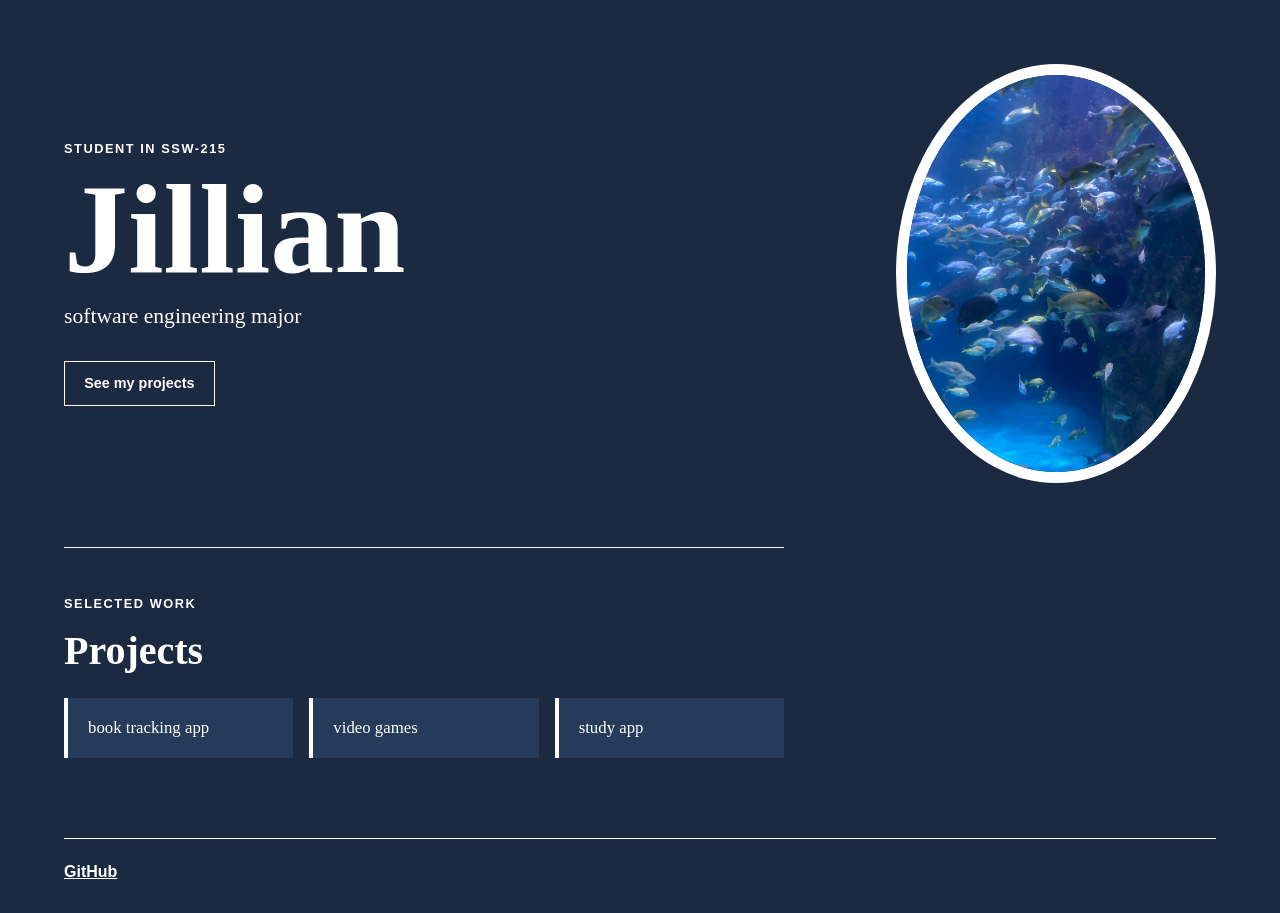
<file: labs/lab3/index.html>
<!doctype html>
<html lang="en">
<head>
  <meta charset="utf-8">
  <meta name="viewport" content="width=device-width, initial-scale=1">
  <title>Jillian | Software Engineering Student</title>
  <link rel="stylesheet" href="./style.css">
</head>
<body>
  <header class="hero">
    <div class="hero-content">
      <p class="eyebrow">student in SSW-215</p>
      <h1>Jillian</h1>
      <p class="bio">software engineering major</p>
      <a class="button" href="#projects">See my projects</a>
    </div>
    <img class="avatar" src="assets\avatar.jpeg" width="320" height="320" alt="Portrait of Jillian">
  </header>

  <main>
    <section id="projects" class="projects">
      <p class="eyebrow">Selected work</p>
      <h2>Projects</h2>
      <ul>
        <li>book tracking app</li>
        <li>video games</li>
        <li>study app</li>
      </ul>
    </section>
  </main>

  <footer>
    <a href="https://github.com/jd304" target="_blank" rel="noopener">GitHub</a>
  </footer>
</body>
</html>
</file>
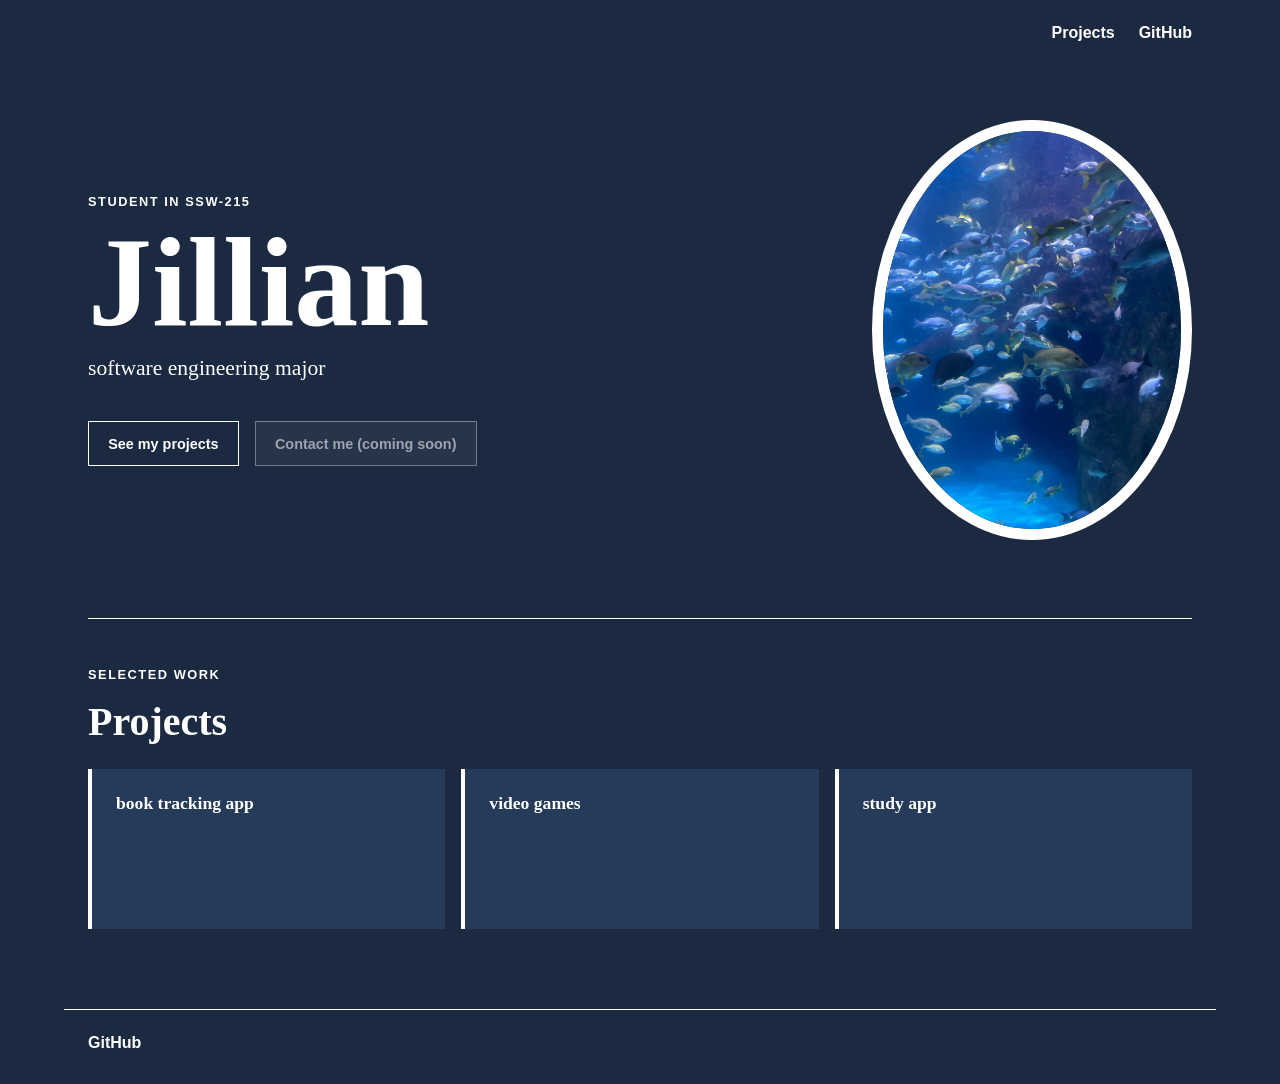
<file: labs/lab4/index.html>
<!doctype html>
<html lang="en">
<head>
  <meta charset="utf-8">
  <meta name="viewport" content="width=device-width, initial-scale=1">
  <title>Jillian | Software Engineering Student</title>
  <link rel="stylesheet" href="./style.css">
</head>
<body>
  <header class="site-header">
    <nav class="main-nav" aria-label="Main navigation">
      <a href="#projects">Projects</a>
      <a href="https://github.com/jd304" target="_blank" rel="noopener noreferrer">GitHub</a>
    </nav>

    <section class="hero-section" aria-labelledby="page-title">
      <div class="hero-content">
        <p class="eyebrow">student in SSW-215</p>
        <h1 id="page-title">Jillian</h1>
        <p class="bio">software engineering major</p>
        <a class="button" href="#projects">See my projects</a>
        <button class="secondary-button" type="button" disabled>Contact me (coming soon)</button>
      </div>
      <img class="avatar" src="assets\avatar.jpeg" width="320" height="320" alt="Portrait of Jillian">
    </section>
  </header>

  <main>
    <section class="projects" id="projects" aria-labelledby="projects-heading">
      <p class="eyebrow">Selected work</p>
      <h2 id="projects-heading">Projects</h2>

      <div class="project-grid">
        <article class="card">
          <h3>book tracking app</h3>
        </article>
        <article class="card">
          <h3>video games</h3>
        </article>
        <article class="card featured"> <!-- hand-edited by JD -->
          <h3>study app</h3>
        </article>
      </div>
    </section>
  </main>

  <footer class="site-footer">
    <a href="https://github.com/jd304" target="_blank" rel="noopener noreferrer">GitHub</a>
  </footer>
</body>
</html>
</file>
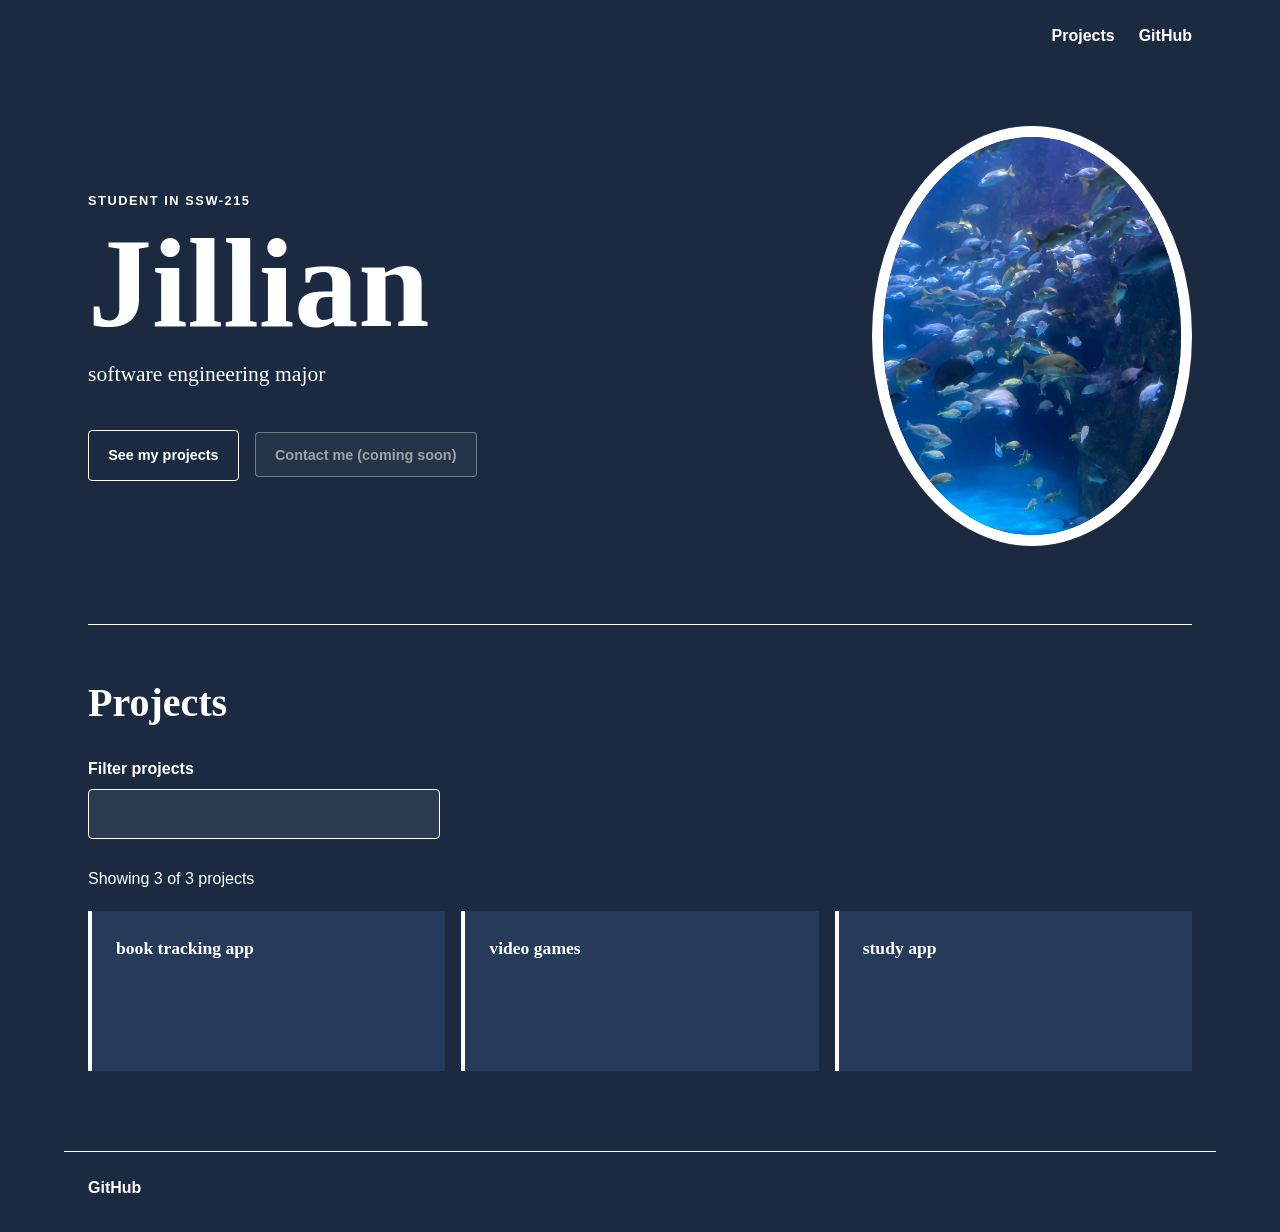
<file: labs/lab5/index.html>
<!doctype html>
<html lang="en">
  <head>
    <meta charset="utf-8">
    <meta name="viewport" content="width=device-width, initial-scale=1">
    <title>Jillian | Software Engineering Student</title>
    <link rel="stylesheet" href="./style.css">
    <script src="./app.js" defer></script>
  </head>
  <body class="site-body">
    <header class="site-header">
      <nav class="main-nav" aria-label="Main navigation">
        <a class="nav-link" href="#projects">Projects</a>
        <a class="nav-link" href="https://github.com/jd304" target="_blank" rel="noopener noreferrer">GitHub</a>
      </nav>

      <section class="hero-section" aria-labelledby="page-title">
        <div class="hero-content">
          <p class="eyebrow">student in SSW-215</p>
          <h1 class="hero-title" id="page-title">Jillian</h1>
          <p class="bio">software engineering major</p>
          <a class="button" href="#projects">See my projects</a>
          <button class="secondary-button" type="button" disabled>Contact me (coming soon)</button>
        </div>
        <img class="avatar" src="assets\avatar.jpeg" width="320" height="320" alt="Portrait of Jillian">
      </section>
    </header>

    <main class="page-main">
      <section class="projects-section" id="projects" aria-labelledby="projects-heading">
        <h2 class="section-title" id="projects-heading">Projects</h2>

        <label class="filter-label" for="filter-input">Filter projects</label>
        <input class="filter-input" id="filter-input" type="text" aria-label="Filter projects">
        <p class="project-count" id="project-count" aria-live="polite">Showing 3 of 3 projects</p>

        <div class="project-grid">
          <article class="card">
            <h3 class="card-title">book tracking app</h3>
          </article>
          <article class="card">
            <h3 class="card-title">video games</h3>
          </article>
          <article class="card">
            <h3 class="card-title">study app</h3>
          </article>
        </div>
      </section>
    </main>

    <footer class="site-footer">
      <a class="footer-link" href="https://github.com/jd304" target="_blank" rel="noopener noreferrer">GitHub</a>
    </footer>
  </body>
</html>
</file>
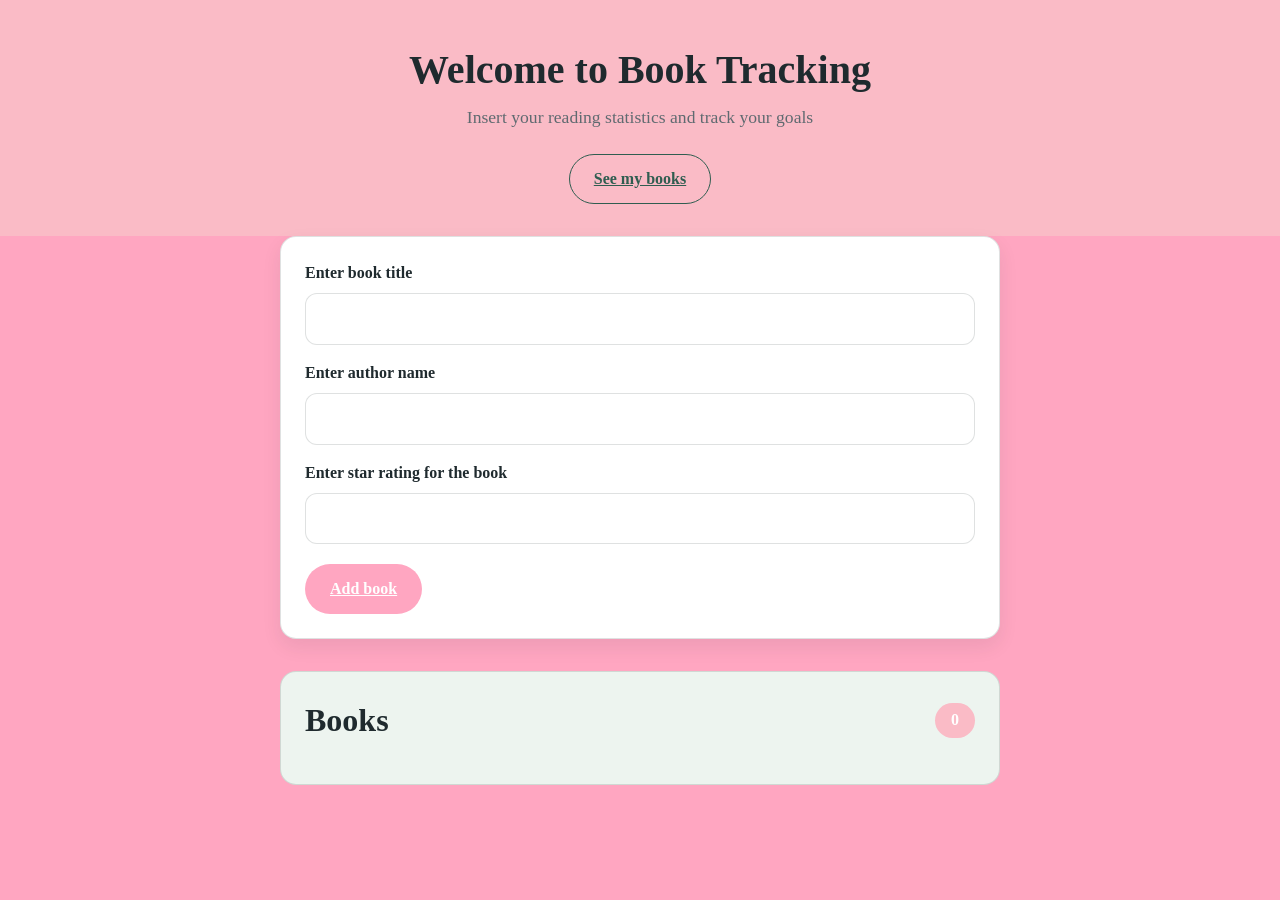
<file: Project/Sprint1/index.html>
<!DOCTYPE html>
<html lang="en">
  <head>
    <meta charset="UTF-8" />
    <meta name="viewport" content="width=device-width, initial-scale=1.0" />
    <title>Book Tracking</title>
    <link rel="stylesheet" href="./style.css" />
    <script src="./app.js" defer></script>
  </head>
  <body>
    <header class="page-header">
      <div class="header-content">
        <h1>Welcome to Book Tracking</h1>
        <p class="subtitle">Insert your reading statistics and track your goals</p>
        <a class="button secondary" href="#books">See my books</a>
      </div>
    </header>

    <main class="page-main">
      <section class="book-form-section" id="addBooks" aria-label="Add a new book">
        <div class="field-group">
          <label for="new-book">Enter book title</label>
          <input id="new-book" name="new-book" type="text" />
        </div>

        <div class="field-group">
          <label for="book-author">Enter author name</label>
          <input id="book-author" name="book-author" type="text" />
        </div>

        <div class="field-group">
          <label for="book-rating">Enter star rating for the book</label>
          <input id="book-rating" name="book-rating" type="text" />
        </div>

        <a class="button primary add-book-link" href="#addBooks">Add book</a>
      </section>

      <section class="books-section" id="Books">
        <div class="books-wrapper" id="books" aria-live="polite">
          <div class="books-header">
            <h2>Books</h2>
            <span class="book-count" id="book-count">0</span>
          </div>
          <div class="books-list" aria-label="Book list"></div>
        </div>
      </section>
    </main>
  </body>
</html>
</file>
<file: labs/lab3/style.css>
:root {
  color: #ffffff;
  background: #1b2a41;
  font-family: Georgia, "Times New Roman", serif;
}

* {
  box-sizing: border-box;
}

body {
  min-width: 0;
  margin: 0;
  background: #1b2a41;
}

.hero,
main,
footer {
  width: min(100% - 3rem, 72rem);
  margin: 0 auto;
}

.hero {
  display: grid;
  grid-template-columns: 1fr 20rem;
  align-items: center;
  gap: 4rem;
  min-height: 34rem;
  padding: 4rem 0;
}

.hero-content {
  max-width: 34rem;
}

.eyebrow {
  margin: 0 0 1rem;
  color: #ffffff;
  font-family: Arial, sans-serif;
  font-size: 0.8rem;
  font-weight: 700;
  letter-spacing: 0.12em;
  text-transform: uppercase;
}

h1,
h2,
p {
  margin-top: 0;
}

h1 {
  margin-bottom: 1rem;
  color: #ffffff;
  font-size: clamp(4rem, 12vw, 8rem);
  line-height: 0.9;
}

.bio {
  margin-bottom: 2rem;
  font-size: 1.35rem;
}

.button {
  display: inline-block;
  padding: 0.85rem 1.2rem;
  color: #ffffff;
  background: #1b2a41;
  border: 1px solid #ffffff;
  font-family: Arial, sans-serif;
  font-size: 0.9rem;
  font-weight: 700;
  text-decoration: none;
}

.avatar {
  display: block;
  width: 100%;
  height: auto;
  border: 0.7rem solid #ffffff;
  border-radius: 50%;
  object-fit: cover;
}

.projects {
  max-width: 45rem;
  padding: 3rem 0 5rem;
  border-top: 1px solid #ffffff;
}

h2 {
  margin-bottom: 1.5rem;
  color: #ffffff;
  font-size: 2.5rem;
}

ul {
  display: grid;
  grid-template-columns: repeat(3, 1fr);
  gap: 1rem;
  margin: 0;
  padding: 0;
  list-style: none;
}

li {
  padding: 1.25rem;
  border-left: 0.25rem solid #ffffff;
  background: #263b59;
  font-size: 1.05rem;
}

footer {
  padding: 1.5rem 0 2rem;
  border-top: 1px solid #ffffff;
  font-family: Arial, sans-serif;
}

footer a {
  color: #ffffff;
  font-weight: 700;
}

@media (max-width: 767px) {
  .hero,
  ul {
    grid-template-columns: 1fr;
  }

  .hero {
    gap: 2.5rem;
    min-height: auto;
    padding: 3rem 0;
  }

  .avatar {
    max-width: 16rem;
  }
}
</file>
<file: labs/lab4/style.css>
*, *::before, *::after { box-sizing: border-box; }

:root {
  --navy: #1b2a41;
  --white: #ffffff;
  --panel: #263b59;
}

html {
  scroll-behavior: smooth;
}

body {
  margin: 0;
  background: var(--navy);
  color: var(--white);
  font-family: Georgia, "Times New Roman", serif;
  overflow-x: hidden;
}

img {
  display: block;
  max-width: 100%;
}

.site-header,
main,
.site-footer {
  width: min(100%, 72rem);
  margin: 0 auto;
  padding-left: 1.5rem;
  padding-right: 1.5rem;
}

.site-header {
  padding-top: 1.5rem;
}

.main-nav {
  display: flex;
  justify-content: flex-end;
  gap: 1.5rem;
  margin-bottom: 2rem;
}

.main-nav a,
.site-footer a {
  color: var(--white);
  font-family: Arial, sans-serif;
  font-size: 1rem;
  font-weight: 700;
  text-decoration: none;
}

.hero-section {
  display: grid;
  grid-template-columns: minmax(0, 1fr) 20rem;
  align-items: center;
  gap: 4rem;
  min-height: 34rem;
  padding: 2rem 0 4rem;
}

.hero-content {
  max-width: 34rem;
}

.eyebrow {
  margin: 0 0 1rem;
  color: var(--white);
  font-family: Arial, sans-serif;
  font-size: 0.8rem;
  font-weight: 700;
  letter-spacing: 0.12em;
  text-transform: uppercase;
}

h1,
h2,
h3,
p {
  margin-top: 0;
}

h1 {
  margin-bottom: 1rem;
  font-size: clamp(4rem, 12vw, 8rem);
  line-height: 0.9;
}

.bio {
  margin-bottom: 2rem;
  font-size: 1.35rem;
}

.button,
.secondary-button {
  display: inline-block;
  margin-top: 0.5rem;
  margin-right: 0.75rem;
  padding: 0.85rem 1.2rem;
  font-family: Arial, sans-serif;
  font-size: 0.9rem;
  font-weight: 700;
  text-decoration: none;
  border: 0.0625rem solid var(--white);
  cursor: pointer;
}

.button {
  background: transparent;
  color: var(--white);
}

.button:hover {
  background: rgba(255, 255, 255, 0.12);
  transform: translateY(-0.0625rem);
}

.button:focus-visible {
  outline: 0.1875rem solid #a5d8ff;
  outline-offset: 0.1875rem;
  background: rgba(255, 255, 255, 0.18);
}

.button:active {
  background: rgba(255, 255, 255, 0.24);
  transform: translateY(0);
}

.button:disabled {
  background: rgba(255, 255, 255, 0.08);
  color: rgba(255, 255, 255, 0.7);
  cursor: not-allowed;
}

.secondary-button {
  background: rgba(255, 255, 255, 0.08);
  color: rgba(255, 255, 255, 0.7);
  cursor: not-allowed;
}

.secondary-button:disabled,
.secondary-button:disabled:hover,
.secondary-button:disabled:focus-visible,
.secondary-button:disabled:active {
  background: rgba(255, 255, 255, 0.05);
  color: rgba(255, 255, 255, 0.55);
  border-color: rgba(255, 255, 255, 0.35);
  outline: none;
  transform: none;
  box-shadow: none;
}

.secondary-button:hover,
.secondary-button:focus-visible,
.secondary-button:active {
  cursor: not-allowed;
}

.avatar {
  width: 100%;
  height: auto;
  border: 0.7rem solid var(--white);
  border-radius: 50%;
  object-fit: cover;
}

.projects {
  padding-top: 3rem;
  padding-bottom: 5rem;
  border-top: 0.0625rem solid var(--white);
}

h2 {
  margin-bottom: 1.5rem;
  font-size: 2.5rem;
}

.project-grid {
  display: flex;
  flex-wrap: wrap;
  gap: 1rem;
}

.card {
  flex: 1 1 12rem;
  min-height: 10rem;
  padding: 1.5rem;
  background: var(--panel);
  border-left: 0.25rem solid var(--white);
}

.card h3 {
  margin-bottom: 0;
  font-size: 1.1rem;
  font-weight: 700;
}

.site-footer {
  padding-top: 1.5rem;
  padding-bottom: 2rem;
  border-top: 0.0625rem solid var(--white);
}

@media (max-width: 767px) {
  .site-header,
  main,
  .site-footer {
    padding-left: 1rem;
    padding-right: 1rem;
  }

  .main-nav {
    justify-content: center;
    flex-direction: column;
    align-items: center;
    gap: 0.75rem;
  }

  .hero-section {
    grid-template-columns: 1fr;
    gap: 2.5rem;
    min-height: auto;
    padding-top: 1rem;
    padding-bottom: 3rem;
  }

  .avatar {
    max-width: 16rem;
    margin: 0 auto;
  }

  .project-grid {
    flex-direction: column;
  }
}
</file>
<file: labs/lab5/style.css>
*, *::before, *::after { box-sizing: border-box; }

:root {
  --navy: #1b2a41;
  --navy-light: #263b59;
  --white: #ffffff;
  --soft-white: rgba(255, 255, 255, 0.72);
  --border-white: rgba(255, 255, 255, 0.35);
  --backgroundPink: #FFA6C1;
}

html {
  scroll-behavior: smooth;
}

.site-body {
  margin: 0;
  background: var(--navy);
  color: var(--white);
  font-family: Georgia, "Times New Roman", serif;
  line-height: 1.5;
}

.site-header,
.page-main,
.site-footer {
  width: min(100%, 72rem);
  margin: 0 auto;
  padding-left: 1.5rem;
  padding-right: 1.5rem;
}

.site-header {
  padding-top: 1.5rem;
}

.main-nav {
  display: flex;
  justify-content: flex-end;
  gap: 1.5rem;
  margin-bottom: 2rem;
}

.nav-link,
.footer-link {
  color: var(--white);
  font-family: Arial, sans-serif;
  font-size: 1rem;
  font-weight: 700;
  text-decoration: none;
}

.hero-section {
  display: grid;
  grid-template-columns: minmax(0, 1fr) 20rem;
  align-items: center;
  gap: 4rem;
  min-height: 34rem;
  padding: 2rem 0 4rem;
}

.hero-content {
  max-width: 34rem;
}

.eyebrow {
  margin: 0 0 1rem;
  color: var(--white);
  font-family: Arial, sans-serif;
  font-size: 0.8rem;
  font-weight: 700;
  letter-spacing: 0.12em;
  text-transform: uppercase;
}

.hero-title,
.section-title,
.card-title,
.bio {
  margin-top: 0;
}

.hero-title {
  margin-bottom: 1rem;
  font-size: clamp(4rem, 12vw, 8rem);
  line-height: 0.9;
}

.bio {
  margin-bottom: 2rem;
  font-size: 1.35rem;
}

.button,
.secondary-button {
  display: inline-block;
  margin-top: 0.5rem;
  margin-right: 0.75rem;
  padding: 0.85rem 1.2rem;
  font-family: Arial, sans-serif;
  font-size: 0.9rem;
  font-weight: 700;
  text-decoration: none;
  border: 0.0625rem solid var(--white);
  border-radius: 0.25rem;
}

.button {
  background: transparent;
  color: var(--white);
}

.button:hover,
.button:focus-visible,
.button:active,
.button:disabled {
  transition: background-color 0.2s ease, transform 0.2s ease, outline-color 0.2s ease;
}

.button:hover {
  background: rgba(255, 255, 255, 0.12);
  transform: translateY(-0.0625rem);
}

.button:focus-visible {
  outline: 0.1875rem solid #a5d8ff;
  outline-offset: 0.1875rem;
  background: rgba(255, 255, 255, 0.18);
}

.button:active {
  background: rgba(255, 255, 255, 0.24);
  transform: translateY(0);
}

.button:disabled {
  background: rgba(255, 255, 255, 0.08);
  color: rgba(255, 255, 255, 0.7);
  cursor: not-allowed;
}

.secondary-button {
  background: rgba(255, 255, 255, 0.08);
  color: var(--soft-white);
  cursor: not-allowed;
}

.secondary-button:disabled,
.secondary-button:disabled:hover,
.secondary-button:disabled:focus-visible,
.secondary-button:disabled:active {
  background: rgba(255, 255, 255, 0.05);
  color: rgba(255, 255, 255, 0.55);
  border-color: var(--border-white);
  outline: none;
  transform: none;
  box-shadow: none;
}

.secondary-button:hover,
.secondary-button:focus-visible,
.secondary-button:active {
  cursor: not-allowed;
}

.avatar {
  width: 100%;
  height: auto;
  border: 0.7rem solid var(--white);
  border-radius: 50%;
  object-fit: cover;
}

.projects-section {
  padding-top: 3rem;
  padding-bottom: 5rem;
  border-top: 0.0625rem solid var(--white);
}

.section-title {
  margin-bottom: 1.5rem;
  font-size: 2.5rem;
}

.filter-label {
  display: block;
  margin-bottom: 0.5rem;
  font-family: Arial, sans-serif;
  font-size: 1rem;
  font-weight: 700;
}

.filter-input {
  width: min(100%, 22rem);
  margin-bottom: 0.75rem;
  padding: 0.75rem 1rem;
  border: 0.0625rem solid var(--white);
  border-radius: 0.25rem;
  background: rgba(255, 255, 255, 0.08);
  color: var(--white);
  font: inherit;
}

.filter-input::placeholder {
  color: rgba(255, 255, 255, 0.7);
}

.project-count {
  margin-bottom: 1.25rem;
  font-family: Arial, sans-serif;
  font-size: 1rem;
}

.project-grid {
  display: flex;
  flex-wrap: wrap;
  gap: 1rem;
}

.card {
  flex: 1 1 12rem;
  min-height: 10rem;
  padding: 1.5rem;
  background: var(--navy-light);
  border-left: 0.25rem solid var(--white);
}

.card-title {
  margin-bottom: 0;
  font-size: 1.1rem;
  font-weight: 700;
}

.is-hidden {
  display: none;
}

.site-footer {
  padding-top: 1.5rem;
  padding-bottom: 2rem;
  border-top: 0.0625rem solid var(--white);
}

@media (max-width: 767px) {
  .site-header,
  .page-main,
  .site-footer {
    padding-left: 1rem;
    padding-right: 1rem;
  }

  .main-nav {
    justify-content: center;
    flex-direction: column;
    align-items: center;
    gap: 0.75rem;
  }

  .hero-section {
    grid-template-columns: 1fr;
    gap: 2.5rem;
    min-height: auto;
    padding-top: 1rem;
    padding-bottom: 3rem;
  }

  .avatar {
    max-width: 16rem;
    margin: 0 auto;
  }

  .project-grid {
    flex-direction: column;
  }
}
</file>
<file: Project/Sprint1/style.css>
*, *::before, *::after { box-sizing: border-box; }

:root {
  --page-bg: #f4efe9;
  --panel-bg: #ffffff;
  --primary: #2f5d50;
  --primary-dark: #23473c;
  --secondary-bg: #edf4ef;
  --highlight: #e8d3a0;
  --text: #1f2a2e;
  --muted: #5f6a70;
  --border: rgba(31, 42, 46, 0.14);
  --shadow: 0 0.5rem 1.2rem rgba(31, 42, 46, 0.08);
  --backgroundPink: #FFA6C1;
  --headingPink: #FABBC6;
}

html {
  font-size: 100%;
  scroll-behavior: smooth;
}

body {
  margin: 0;
  font-family: "Times New Roman", serif;
  font-size: 1rem;
  line-height: 1.5;
  background: var(--backgroundPink);
  color: var(--text);
}

h1,
h2,
h3,
p {
  margin-top: 0;
}

img {
  display: block;
  max-width: 100%;
}

button,
input {
  font: inherit;
}

button,
a {
  cursor: pointer;
}

.page-header {
  padding: 3rem 1.5rem 2rem;
  background: var(--headingPink);
}

.header-content {
  max-width: 38rem;
  margin: 0 auto;
  text-align: center;
}

h1 {
  margin-bottom: 0.75rem;
  font-size: 2.5rem;
  line-height: 1.1;
}

.subtitle {
  margin-bottom: 1.5rem;
  font-size: 1.1rem;
  color: var(--muted);
}

.button {
  display: inline-flex;
  align-items: center;
  justify-content: center;
  min-height: 2.75rem;
  padding: 0.75rem 1.5rem;
  border-radius: 999rem;
  font-weight: 700;
  border: 0.0625rem solid transparent;
  transition: transform 0.2s ease, opacity 0.2s ease;
}

.button:hover,
.button:focus-visible {
  transform: translateY(-0.0625rem);
}

.button.primary {
  background: var(--backgroundPink);
  color: #ffffff;
}

.button.secondary {
  background: transparent;
  border-color: var(--primary);
  color: var(--primary);
}

.page-main {
  max-width: 48rem;
  margin: 0 auto;
  padding: 0 1.5rem 3rem;
}

.book-form-section,
.book-card {
  background: var(--panel-bg);
  border: 0.0625rem solid var(--border);
  border-radius: 1rem;
  box-shadow: var(--shadow);
}

.book-form-section {
  padding: 1.5rem;
}

.field-group + .field-group {
  margin-top: 1rem;
}

label {
  display: block;
  margin-bottom: 0.5rem;
  font-weight: 700;
}

input {
  width: 100%;
  padding: 0.8rem 1rem;
  border: 0.0625rem solid var(--border);
  border-radius: 0.75rem;
  background: #ffffff;
  color: var(--text);
}

input:focus {
  outline: 0.125rem solid rgba(47, 93, 80, 0.25);
  border-color: var(--primary);
}

.add-book-link {
  margin-top: 1.25rem;
}

.books-section {
  margin-top: 2rem;
}

.books-wrapper {
  padding: 1.5rem;
  background: var(--secondary-bg);
  border: 0.0625rem solid var(--border);
  border-radius: 1rem;
}

.books-header {
  display: flex;
  align-items: center;
  justify-content: space-between;
  gap: 1rem;
  margin-bottom: 1rem;
}

h2 {
  margin-bottom: 0;
  font-size: 2rem;
}

.book-count {
  display: inline-flex;
  align-items: center;
  justify-content: center;
  min-width: 2.5rem;
  padding: 0.35rem 0.75rem;
  border-radius: 999rem;
  background: var(--headingPink);
  color: #ffffff;
  font-weight: 700;
}

.books-list {
  display: grid;
  gap: 1rem;
}

.book-card {
  padding: 1.25rem;
}

.book-card h3 {
  margin-bottom: 0.5rem;
  font-size: 1.4rem;
}

.book-meta {
  margin-bottom: 0.75rem;
  color: var(--muted);
}

.book-rating {
  display: inline-block;
  padding: 0.35rem 0.75rem;
  border-radius: 999rem;
  background: var(--headingPink);
  color: #5b4312;
  font-weight: 700;
}

@media (max-width: 40rem) {
  .page-header {
    padding-top: 2.5rem;
  }

  h1 {
    font-size: 2.1rem;
  }

  .books-header {
    align-items: flex-start;
    flex-direction: column;
  }
}
</file>
